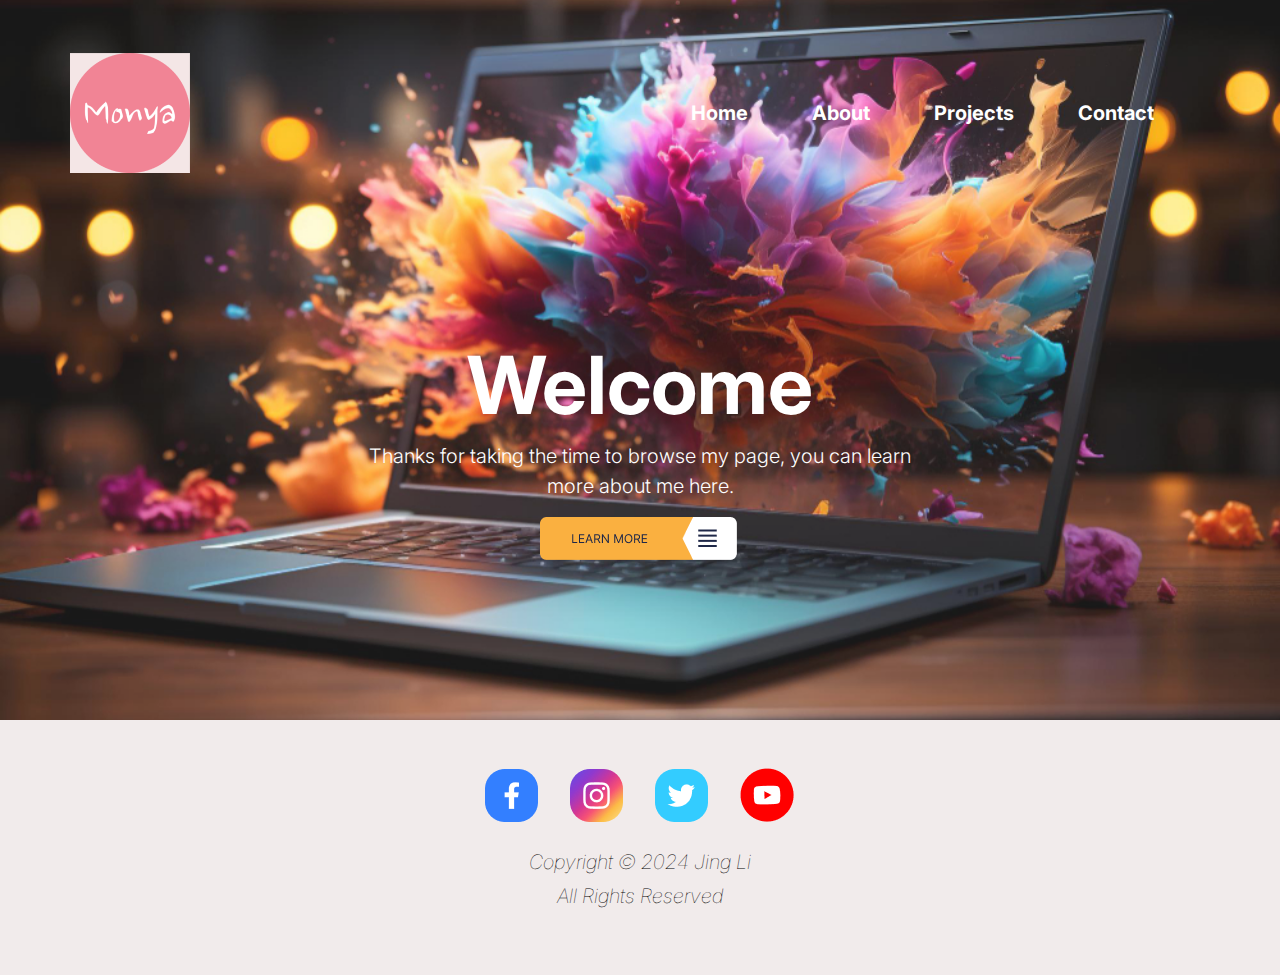
<file: index.html>
<!DOCTYPE html>
<html lang="en">
  <head>
    <meta charset="utf-8">
    <meta name="viewport" content="width=device-width, initial-scale=1">
    <title>Home</title>
    <!-- Bootstrap css -->
    <link href="https://cdn.jsdelivr.net/npm/bootstrap@5.3.3/dist/css/bootstrap.min.css" rel="stylesheet" integrity="sha384-QWTKZyjpPEjISv5WaRU9OFeRpok6YctnYmDr5pNlyT2bRjXh0JMhjY6hW+ALEwIH" crossorigin="anonymous">
    <!-- Icon Css -->
    <link rel="stylesheet" href="https://cdn.jsdelivr.net/npm/bootstrap-icons@1.11.3/font/bootstrap-icons.min.css">
    <!-- Custom Css -->
    <link rel="stylesheet" href="./CSS/main.css">
    <link rel="preconnect" href="https://fonts.googleapis.com">
    <link rel="preconnect" href="https://fonts.gstatic.com" crossorigin>
    <link href="https://fonts.googleapis.com/css2?family=Inter:wght@100..900&display=swap" rel="stylesheet">
  </head>
  <body>
    <div class="banner text-bg-secondary" id="welcome">
        <header>
            <div class="content-container">
                <!-- Navigation -->
                <nav class="navbar navbar-expand-sm navbar-dark bg-transparent me-4 py-5 px-4">
                    <div class="container-xl">
                        <a class="navbar-brand" href="./index.html">
                            <img src="./images/ux-logo.png" alt="monya logo"></a>
                        <button class="navbar-toggler" type="button" data-bs-toggle="collapse" data-bs-target="#navbarSupportedContent" aria-controls="navbarSupportedContent" aria-expanded="false" aria-label="Toggle navigation">
                            <span class="navbar-toggler-icon"></span>
                        </button>

                        <div class="collapse navbar-collapse justify-content-end" id="navbarSupportedContent">
                            <ul class="navbar-nav fs-5 fw-bolder">
                                <li class="nav-item mx-4">
                                    <a class="nav-link active" aria-current="homepage" href="./index.html">Home<span class="sr-only"></span></a>
                                </li>
                                <li class="nav-item mx-4">
                                    <a class="nav-link" href="./about.html">About</a>
                                </li>
                                <li class="nav-item mx-4">
                                    <a class="nav-link" href="./project.html">Projects</a>
                                </li>
                                <li class="nav-item mx-4">
                                    <a class="nav-link" href="./contact.html">Contact</a>
                                </li>
                            </ul>
                        </div>
                    </div>
                </nav>
            </div>
        </header>
        <main class="welcome-container position-absolute top-50 start-50 translate-middle text-center p-5">
            <div class="welcome-section" id="welcomeSection">
                <h1 class="display-1 fw-bold">Welcome</h1>
                <p class="fs-5 fw-light">Thanks for taking the time to browse my page, you can learn more about me here. </p>
                    <a class="main-button border-0" href="#about">
                        <img src="./images/button.png" alt="button image" class="border-0"></a>
            </div>
        </main>
    </div>

    <!-- Footer -->
    <footer>
        <div class="bg-secondary py-5 text-black text-center">
            <div class="d-flex justify-content-center align-items-center">
                <a href="#" class="nav-link mx-3">
                    <img src="./images/Facebook.png" alt="Facebook"></a>
                <a href="#" class="nav-link mx-3">
                    <img src="./images/Instagram.png" alt="Instagram"></a>
                <a href="#" class="nav-link mx-3">
                    <img src="./images/Twitter.png" alt="Twitter"></a>
                <a href="#" class="nav-link mx-3">
                    <img src="./images/youtube.png" alt="YouTube"></a>
            </div>
                </br>
                <p class="mb-1 fs-5 fw-lighter fst-italic">Copyright © 2024 Jing Li</p>
                <p class="fs-5 fw-lighter fst-italic">All Rights Reserved</p>
        </div>
    </footer>

    <!-- Java Script -->
    <script src="https://cdn.jsdelivr.net/npm/bootstrap@5.3.3/dist/js/bootstrap.bundle.min.js" integrity="sha384-YvpcrYf0tY3lHB60NNkmXc5s9fDVZLESaAA55NDzOxhy9GkcIdslK1eN7N6jIeHz" crossorigin="anonymous"></script>
    <script src="https://cdn.jsdelivr.net/npm/@popperjs/core@2.9.3/dist/umd/popper.min.js"></script>
    <script src="https://stackpath.bootstrapcdn.com/bootstrap/4.5.2/js/bootstrap.min.js"></script>
    <script>
        var toggleFlag = 0 // variable to record if show navbar
        document.addEventListener('DOMContentLoaded', (event) => {
            const navbarSupportedContent = document.getElementById('navbarSupportedContent');
            const welcomeSection = document.getElementById('welcomeSection');

            // Function to check and update visibility based on window size
            function updateVisibility() {
                if (window.innerWidth > 575.98) {
                    welcomeSection.classList.remove('invisible');
                } else {
                    if ( toggleFlag == 1 ) {
                        welcomeSection.classList.add('invisible')
                    }
                }
            }

            // Event listeners for collapsing navbar
            navbarSupportedContent.addEventListener('show.bs.collapse', function () {
                welcomeSection.classList.add('invisible');
                toggleFlag = 1;
            });

            navbarSupportedContent.addEventListener('hide.bs.collapse', function () {
                welcomeSection.classList.remove('invisible');
                toggleFlag = 0;
            });

            // Event listener for resizing window
            window.addEventListener('resize', updateVisibility);

            // Initial check on load
            updateVisibility();
        });
    </script>
  </body>
</html>
</file>
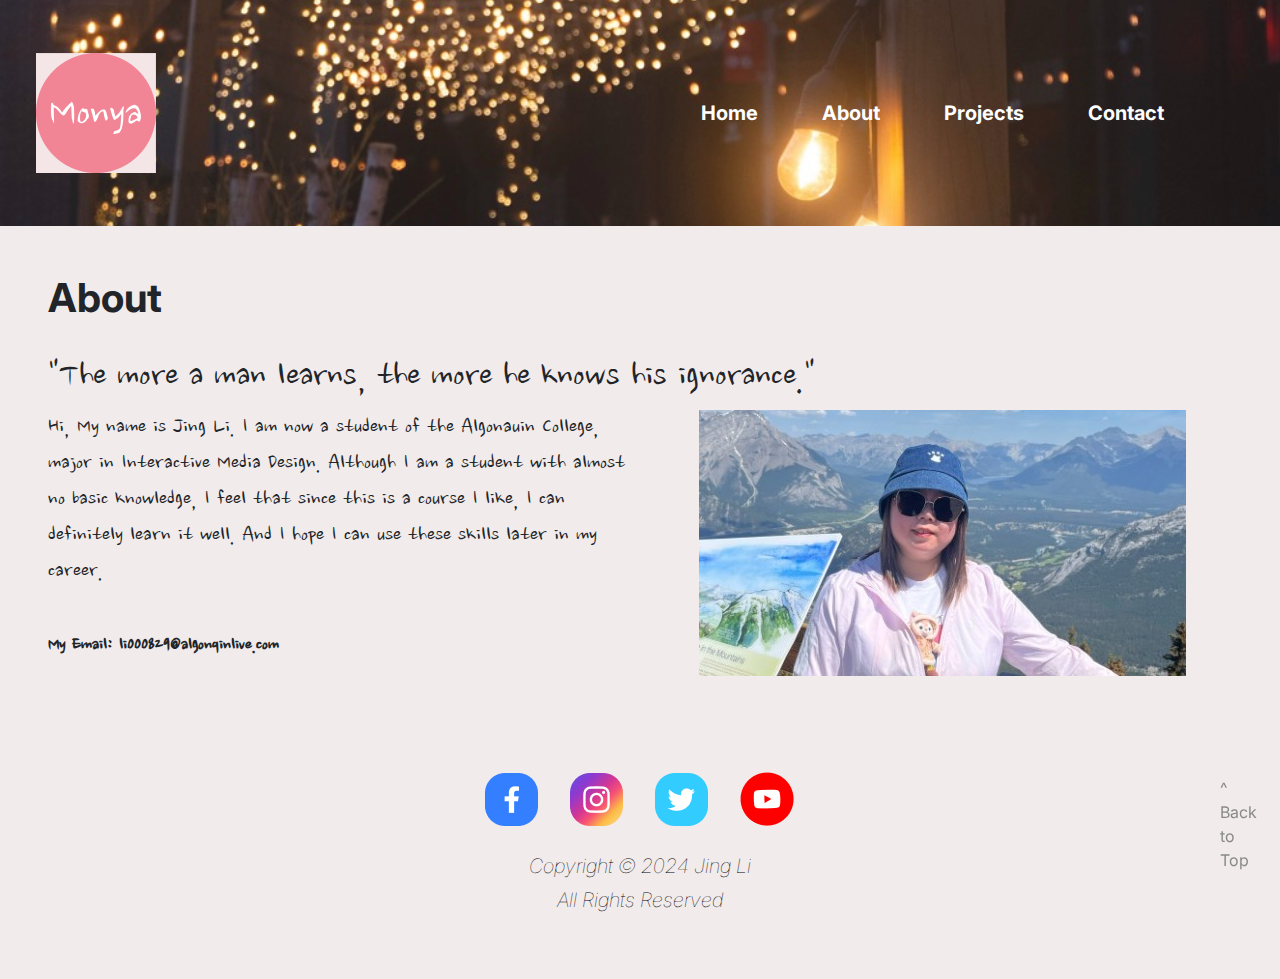
<file: about.html>
<!DOCTYPE html>
<html lang="en">
<head>
    <meta charset="UTF-8">
    <meta name="viewport" content="width=device-width, initial-scale=1.0">
    <title>About</title>
    <!-- Bootstrap css -->
    <link href="https://cdn.jsdelivr.net/npm/bootstrap@5.3.3/dist/css/bootstrap.min.css" rel="stylesheet" integrity="sha384-QWTKZyjpPEjISv5WaRU9OFeRpok6YctnYmDr5pNlyT2bRjXh0JMhjY6hW+ALEwIH" crossorigin="anonymous">
    <!-- Icon Css -->
    <link rel="stylesheet" href="https://cdn.jsdelivr.net/npm/bootstrap-icons@1.11.3/font/bootstrap-icons.min.css">
    <!-- Custom Css -->
    <link rel="stylesheet" href="./CSS/style.css">
    <link rel="preconnect" href="https://fonts.googleapis.com">
    <link rel="preconnect" href="https://fonts.gstatic.com" crossorigin>
    <link href="https://fonts.googleapis.com/css2?family=Inter:wght@100..900&display=swap" 
    rel="stylesheet">
    <link rel="preconnect" href="https://fonts.googleapis.com">
    <link rel="preconnect" href="https://fonts.gstatic.com" crossorigin>
    <link href="https://fonts.googleapis.com/css2?family=Nanum+Brush+Script&display=swap" rel="stylesheet">
</head>
<body>
    <header>
        <nav class="navbar navbar-expand-sm navbar-dark bg-body-tertiary bg-transparent me-4 py-5 px-4 container-fluid navbar-custom text-white">
            <div class="container-fluid">
                <a class="navbar-brand" href="./index.html">
                    <img src="./images/ux-logo.png" alt="monya logo"></a>
                <button class="navbar-toggler" type="button" data-bs-toggle="collapse" data-bs-target="#navbarSupportedContent" aria-controls="navbarSupportedContent" aria-expanded="false" aria-label="Toggle navigation">
                    <span class="navbar-toggler-icon"></span>
                </button>
        
                <div class="collapse navbar-collapse justify-content-lg-end me-5" id="navbarSupportedContent">
                    <ul class="navbar-nav fs-5 fw-bolder justify-content-center justify-content-lg-end ">
                        <li class="nav-item mx-4">
                            <a class="nav-link" href="./index.html">Home</a>
                        </li>
                        <li class="nav-item mx-4">
                            <a class="nav-link active" aria-current="about" href="./about.html">About<span class="sr-only"></span></a>
                        </li>
                        <li class="nav-item mx-4">
                            <a class="nav-link" href="./project.html">Projects</a>
                        </li>
                        <li class="nav-item mx-4">
                            <a class="nav-link" href="./contact.html">Contact</a>
                        </li>
                    </ul>
                </div>
            </div>
        </nav>
    </header>
    <main>
        <div class="content-container p-5 bg-secondary">
            <section>
                <h1><b>About</b></h1>
                </br>
                <h3 class="display-6">"The more a man learns, the more he knows his ignorance."</h3>
            </section>
            <div class="aboutme row">
                <div class="col">
                <p class="about-content fs-4">
                    Hi, My name is Jing Li. I am now a student of the Algonauin College, major in Interactive Media Design. Although I am a student with almost no basic knowledge, I feel that since this is a course I like, I can definitely learn it well. And I hope I can use these skills later in my career. </p>
                </br>
                <p class="about-content fs-5 fw-semibold">
                    My Email: li000829@algonqinlive.com 
                </p>
                </div>
                <div class="col text-center">
                    <a><img src="./images/Aboutpage-487_x_266.jpg" class="custom-img" alt="aboutimage"></a>
                </div>
            </div>
        </div>
    </main>
    <footer>
        <div class="bg-secondary py-5 text-black text-center">
            <div class="d-flex justify-content-center align-items-center">
                <a href="#" class="nav-link mx-3">
                    <img src="./images/Facebook.png" alt="Facebook"></a>
                <a href="#" class="nav-link mx-3">
                    <img src="./images/Instagram.png" alt="Instagram"></a>
                <a href="#" class="nav-link mx-3">
                    <img src="./images/Twitter.png" alt="Twitter"></a>
                <a href="#" class="nav-link mx-3">
                    <img src="./images/youtube.png" alt="YouTube"></a>
            </div>
                </br>
                <p class="mb-1 fs-5 fw-lighter fst-italic">Copyright © 2024 Jing Li</p>
                <p class="fs-5 fw-lighter fst-italic">All Rights Reserved</p>
        </div>
    </footer>
    <!-- Add back to top -->
        <div class="bottomcontainer">
            <a href="#" aria-current="back-to-top" class="back-to-top text-dark fs-6 text-opacity-50" style="position: fixed; bottom: 20px; right: 20px; text-decoration: none;">
                ^ Back to Top</a>
        </div>

    <!-- Java Script -->
    <script src="https://cdn.jsdelivr.net/npm/bootstrap@5.3.3/dist/js/bootstrap.bundle.min.js" integrity="sha384-YvpcrYf0tY3lHB60NNkmXc5s9fDVZLESaAA55NDzOxhy9GkcIdslK1eN7N6jIeHz" crossorigin="anonymous"></script>
    <script src="https://cdn.jsdelivr.net/npm/@popperjs/core@2.9.3/dist/umd/popper.min.js"></script>
    <script src="https://stackpath.bootstrapcdn.com/bootstrap/4.5.2/js/bootstrap.min.js"></script>

</body>
</html>
</file>
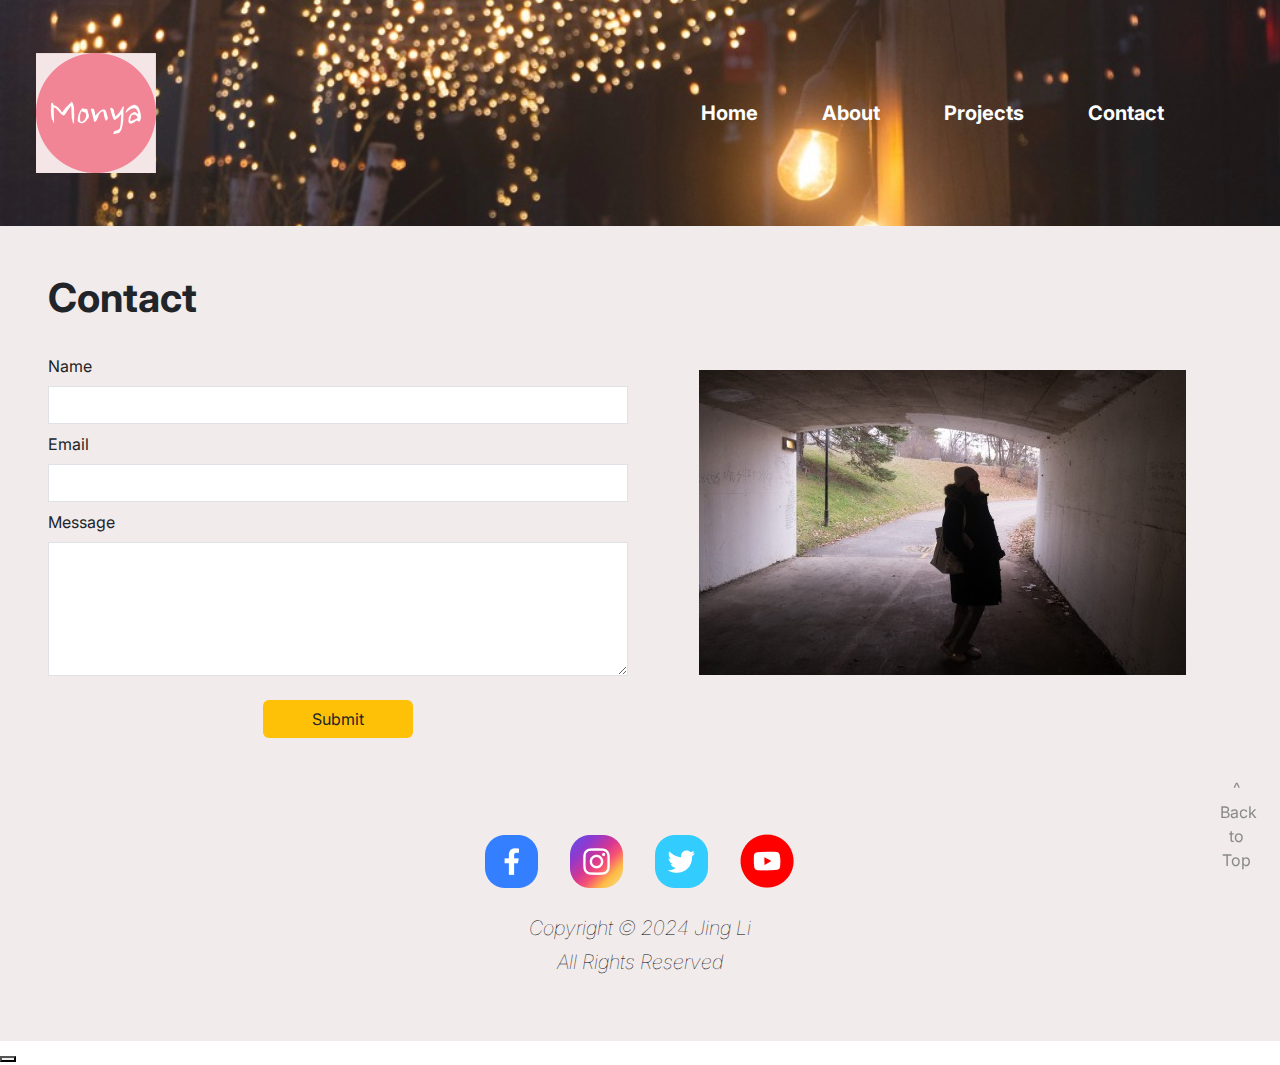
<file: contact.html>
<!DOCTYPE html>
<html lang="en">
<head>
    <meta charset="UTF-8">
    <meta name="viewport" content="width=device-width, initial-scale=1.0">
    <title>Contact</title>
    <!-- Bootstrap css -->
    <link href="https://cdn.jsdelivr.net/npm/bootstrap@5.3.3/dist/css/bootstrap.min.css" rel="stylesheet" integrity="sha384-QWTKZyjpPEjISv5WaRU9OFeRpok6YctnYmDr5pNlyT2bRjXh0JMhjY6hW+ALEwIH" crossorigin="anonymous">
    <!-- Icon Css -->
    <link rel="stylesheet" href="https://cdn.jsdelivr.net/npm/bootstrap-icons@1.11.3/font/bootstrap-icons.min.css">
    <!-- Custom Css -->
    <link rel="stylesheet" href="./CSS/contact.css">
    <link rel="preconnect" href="https://fonts.googleapis.com">
    <link rel="preconnect" href="https://fonts.gstatic.com" crossorigin>
    <link href="https://fonts.googleapis.com/css2?family=Inter:wght@100..900&display=swap" 
    rel="stylesheet">
</head>
<body>
    <header>
        <nav class="navbar navbar-expand-sm navbar-dark bg-body-tertiary bg-transparent me-4 py-5 px-4 container-fluid navbar-custom text-white">
            <div class="container-fluid">
                <a class="navbar-brand" href="./index.html">
                    <img src="./images/ux-logo.png" alt="monya logo"></a>
                <button class="navbar-toggler" type="button" data-bs-toggle="collapse" data-bs-target="#navbarSupportedContent" aria-controls="navbarSupportedContent" aria-expanded="false" aria-label="Toggle navigation">
                    <span class="navbar-toggler-icon"></span>
                </button>
        
                <div class="collapse navbar-collapse justify-content-lg-end me-5" id="navbarSupportedContent">
                    <ul class="navbar-nav fs-5 fw-bolder justify-content-center justify-content-lg-end ">
                        <li class="nav-item mx-4">
                            <a class="nav-link" href="./index.html">Home</a>
                        </li>
                        <li class="nav-item mx-4">
                            <a class="nav-link" href="./about.html">About</a>
                        </li>
                        <li class="nav-item mx-4">
                            <a class="nav-link" href="./project.html">Projects</a>
                        </li>
                        <li class="nav-item mx-4">
                            <a class="nav-link active" aria-current="contact" href="./contact.html">Contact<span class="sr-only"></span></a>
                        </li>
                    </ul>
                </div>
            </div>
        </nav>
    </header>
    <main>
        <div class="content-container p-5 bg-secondary">
                <h1><b>Contact</b></h1>
                </br>
            <section class="contactme row">
                <div class="col-lg-6 col-md-12">
                    <form>
                        <div class="mb-2">
                          <label for="username" class="form-label">Name</label>
                          <input type="text" class="form-control rounded-0" id="username"> 
                        </div>
                        <div class="mb-2">
                            <label for="username" class="form-label">Email</label>
                            <input type="email" class="form-control rounded-0" id="email"> 
                          </div>
                          <div class="mb-2">
                            <label for="username" class="form-label">Message</label>
                            <textarea type="text" class="form-control rounded-0" cols="30" rows="5" id="message"></textarea>
                          </div>
                          <div class="d-flex flex-column align-items-center">
                            <button type="submit" class="bg-warning btn btn-bold-warning text-dark px-5 mt-3">Submit</button>
                          </div>
                    </form>
                </div>
                <div class="col-lg-6 col-md-12 pt-3 text-center">
                    <a><img src="./images/contact.jpg" class="custom-img" alt="contactimage"></a>
                </div>
            </section>
        </div>
    </main>
    <footer>
        <div class="bg-secondary py-5 text-black text-center">
            <div class="d-flex justify-content-center align-items-center">
                <a href="#" class="nav-link mx-3">
                    <img src="./images/Facebook.png" alt="Facebook"></a>
                <a href="#" class="nav-link mx-3">
                    <img src="./images/Instagram.png" alt="Instagram"></a>
                <a href="#" class="nav-link mx-3">
                    <img src="./images/Twitter.png" alt="Twitter"></a>
                <a href="#" class="nav-link mx-3">
                    <img src="./images/youtube.png" alt="YouTube"></a>
            </div>
                </br>
                <p class="mb-1 fs-5 fw-lighter fst-italic">Copyright © 2024 Jing Li</p>
                <p class="fs-5 fw-lighter fst-italic">All Rights Reserved</p>
        </div>
    </footer>
    <!-- Add back to top button -->
    <button>
        <div class="bottomcontainer">
            <a href="#" aria-current="back-to-top" class="back-to-top text-dark fs-6 text-opacity-50" style="position: fixed; bottom: 20px; right: 20px; text-decoration: none;">
                ^ Back to Top</a>
        </div>
    </button> 

    <!-- Java Script -->
    <script src="https://cdn.jsdelivr.net/npm/bootstrap@5.3.3/dist/js/bootstrap.bundle.min.js" integrity="sha384-YvpcrYf0tY3lHB60NNkmXc5s9fDVZLESaAA55NDzOxhy9GkcIdslK1eN7N6jIeHz" crossorigin="anonymous"></script>
    <script src="https://cdn.jsdelivr.net/npm/@popperjs/core@2.9.3/dist/umd/popper.min.js"></script>
    <script src="https://stackpath.bootstrapcdn.com/bootstrap/4.5.2/js/bootstrap.min.js"></script>

</body>
</html>
</file>
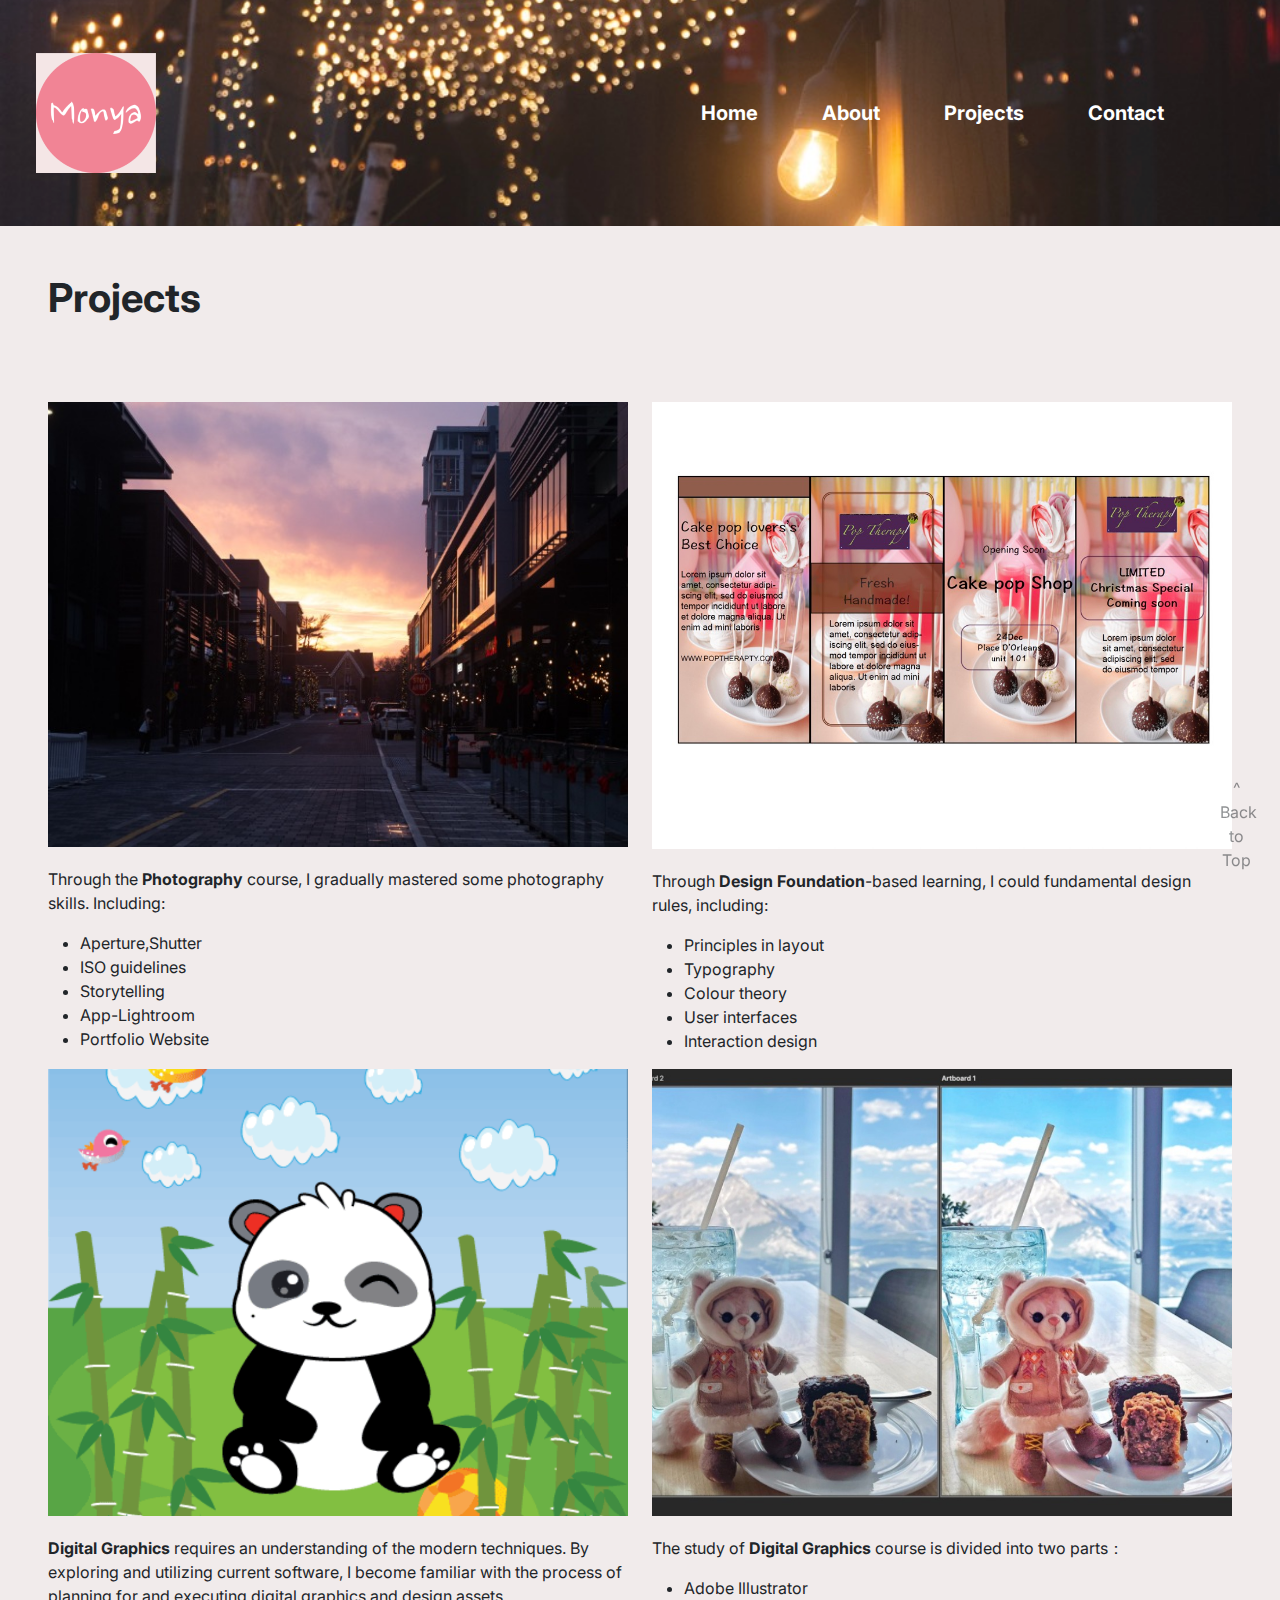
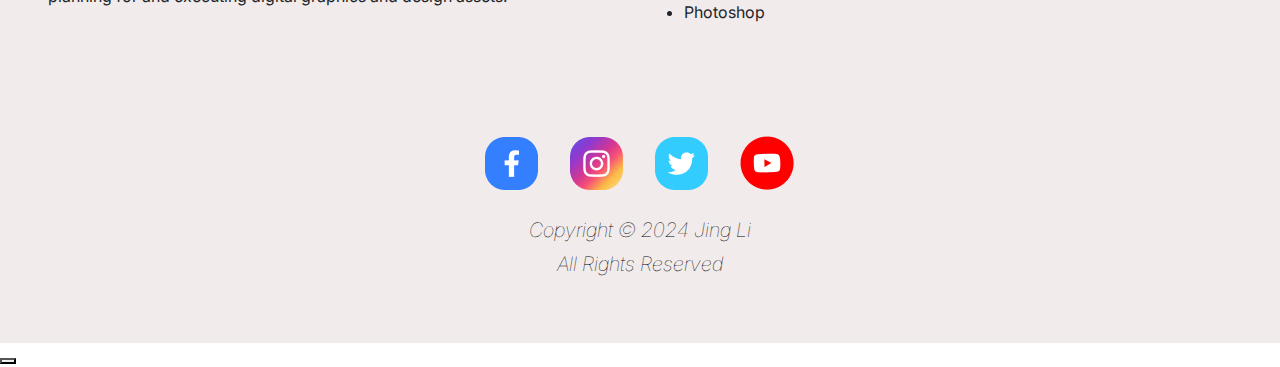
<file: project.html>
<!DOCTYPE html>
<html lang="en">
<head>
    <meta charset="UTF-8">
    <meta name="viewport" content="width=device-width, initial-scale=1.0">
    <title>Project</title>
    <!-- Bootstrap css -->
    <link href="https://cdn.jsdelivr.net/npm/bootstrap@5.3.3/dist/css/bootstrap.min.css" rel="stylesheet" integrity="sha384-QWTKZyjpPEjISv5WaRU9OFeRpok6YctnYmDr5pNlyT2bRjXh0JMhjY6hW+ALEwIH" crossorigin="anonymous">
    <!-- Icon Css -->
    <link rel="stylesheet" href="https://cdn.jsdelivr.net/npm/bootstrap-icons@1.11.3/font/bootstrap-icons.min.css">
    <!-- Custom Css -->
    <link rel="stylesheet" href="./CSS/style.css">
    <link rel="preconnect" href="https://fonts.googleapis.com">
    <link rel="preconnect" href="https://fonts.gstatic.com" crossorigin>
    <link href="https://fonts.googleapis.com/css2?family=Inter:wght@100..900&display=swap" 
    rel="stylesheet">
</head>
<body>
    <header>
        <nav class="navbar navbar-expand-sm navbar-dark bg-body-tertiary bg-transparent me-4 py-5 px-4 container-fluid navbar-custom text-white">
            <div class="container-fluid">
                <a class="navbar-brand" href="./index.html">
                    <img src="./images/ux-logo.png" alt="monya logo"></a>
                <button class="navbar-toggler" type="button" data-bs-toggle="collapse" data-bs-target="#navbarSupportedContent" aria-controls="navbarSupportedContent" aria-expanded="false" aria-label="Toggle navigation">
                    <span class="navbar-toggler-icon"></span>
                </button>
        
                <div class="collapse navbar-collapse justify-content-lg-end me-5" id="navbarSupportedContent">
                    <ul class="navbar-nav fs-5 fw-bolder justify-content-center justify-content-lg-end ">
                        <li class="nav-item mx-4">
                            <a class="nav-link" href="./index.html">Home</a>
                        </li>
                        <li class="nav-item mx-4">
                            <a class="nav-link" href="./about.html">About</a>
                        </li>
                        <li class="nav-item mx-4">
                            <a class="nav-link active" aria-current="projects" href="./project.html">Projects<span class="sr-only"></span></a>
                        </li>
                        <li class="nav-item mx-4">
                            <a class="nav-link" href="./contact.html">Contact</a>
                        </li>
                    </ul>
                </div>
            </div>
        </nav>
    </header>
    <main>
        <div class="content-container p-5 bg-secondary">
                <h1><b>Projects</b></h1>
                </br>
            <section class="row mt-5">
                <div class="col-md-6 custom-section">
                    <img src="./images/Project-1.jpg" alt="Photography" class="projects-img">
                    <div class="custom-text">
                        <p>Through the <b>Photography</b> course, I gradually mastered some photography skills. Including:</p>
                        <ul>
                            <li>Aperture,Shutter</li>
                            <li>ISO guidelines</li>
                            <li>Storytelling</li>
                            <li>App-Lightroom</li>
                            <li>Portfolio Website</li>
                        </ul>
                    </div>
                </div>
                <div class="col-md-6 custom-section">
                    <img src="./images/project-2.jpg" alt="Photography" class="projects-img">
                    <div class="custom-text">
                        <p>Through <b>Design Foundation</b>-based learning, I could fundamental design rules, including:</p>
                        <ul>
                            <li>Principles in layout</li>
                            <li>Typography</li>
                            <li>Colour theory</li>
                            <li>User interfaces</li>
                            <li>Interaction design</li>
                        </ul>
                    </div>
                </div>
                <div class="col-md-6 custom-section">
                    <img src="./images/project-3-1.png" alt="Photography" class="projects-img">
                    <div class="custom-text">
                        <p><b>Digital Graphics</b> requires an understanding of the modern techniques. By exploring and utilizing current software, I become familiar with the process of planning for and executing digital graphics and design assets.  </p>
                    </div>
                </div>
                <div class="col-md-6 custom-section">
                    <img src="./images/project-3-2.jpg" alt="Photography" class="projects-img">
                    <div class="custom-text">
                        <p>The study of <b>Digital Graphics</b> course is divided into two parts：</p>
                        <ul>
                            <li>Adobe Illustrator</li>
                            <li>Photoshop</li>
                        </ul>
                    </div>
                </div>
                
            </section>
        </div>
    </main>
    <footer>
        <div class="bg-secondary py-5 text-black text-center">
            <div class="d-flex justify-content-center align-items-center">
                <a href="#" class="nav-link mx-3">
                    <img src="./images/Facebook.png" alt="Facebook"></a>
                <a href="#" class="nav-link mx-3">
                    <img src="./images/Instagram.png" alt="Instagram"></a>
                <a href="#" class="nav-link mx-3">
                    <img src="./images/Twitter.png" alt="Twitter"></a>
                <a href="#" class="nav-link mx-3">
                    <img src="./images/youtube.png" alt="YouTube"></a>
            </div>
                </br>
                <p class="mb-1 fs-5 fw-lighter fst-italic">Copyright © 2024 Jing Li</p>
                <p class="fs-5 fw-lighter fst-italic">All Rights Reserved</p>
        </div>
    </footer>
    <!-- Add back to top button -->
    <button>
        <div class="bottomcontainer">
            <a href="#" aria-current="back-to-top" class="back-to-top text-dark fs-6 text-opacity-50" style="position: fixed; bottom: 20px; right: 20px; text-decoration: none;">
                ^ Back to Top</a>
        </div>
    </button> 

    <!-- Java Script -->
    <script src="https://cdn.jsdelivr.net/npm/bootstrap@5.3.3/dist/js/bootstrap.bundle.min.js" integrity="sha384-YvpcrYf0tY3lHB60NNkmXc5s9fDVZLESaAA55NDzOxhy9GkcIdslK1eN7N6jIeHz" crossorigin="anonymous"></script>
    <script src="https://cdn.jsdelivr.net/npm/@popperjs/core@2.9.3/dist/umd/popper.min.js"></script>
    <script src="https://stackpath.bootstrapcdn.com/bootstrap/4.5.2/js/bootstrap.min.js"></script>

</body>
</html>
</file>
<file: CSS/main.css>
body, html {
    height: 100%;
    margin: 0;
    font-family: "Inter", sans-serif;
}


/* Background image */
.banner {
    background: url(../images/banner.jpg) no-repeat center;
    background-size: cover;
    z-index: -1;
    height: 80%;
    opacity: 90%;
}


:root {
    --bs-primary: white;
    --bs-secondary: #F1EBEB;
    --bs-secondary-rgb: 241,235,235;
    --bs-dark: rgb(7,7,7);
}

.navbar-nav .nav-link{
    color: var(--bs-primary);
}

/* navbar-nav .nav-item .active */
/* navbar-nav .active */
.navbar-nav .nav-link:hover,
.navbar-nav .nav-link:focus,
.navbar-nav .nav-link:active {
    background-color: rgb(252,187,69);;
    color: var(--bs-primary);
    text-decoration: underline;
}

.invisible { 
    display: none; 
}

/* hidden main content under 576px */
@media (max-width: 575.98px) {
    .navbar-nav {
      display: flex;
      flex-direction: column;
      align-items: center;
    }
    .nav-item {
        margin-bottom: 30px;
        margin-top: 30px;
    }
  }
</file>
<file: CSS/style.css>
body, html {
    height: 100%;
    margin: 0;
    font-family: "Inter", sans-serif;
}

/* custom CSS for background image in navbar */
.navbar-custom {
    background-image: url(../images/navbarbanner.jpg);
    background-size: cover;
    background-position: center;
    opacity: 90%;
}

:root {
    --bs-primary: white;
    --bs-secondary: #F1EBEB;
    --bs-secondary-rgb: 241,235,235;
    --bs-dark: rgb(7,7,7);
}

.navbar-nav .nav-link{
    color: var(--bs-primary);
}

/* navbar-nav .nav-item .active */
/* navbar-nav .active */
.navbar-nav .nav-link:hover,
.navbar-nav .nav-link:focus,
.navbar-nav .nav-link:active {
    background-color: rgb(252,187,69);;
    color: var(--bs-primary);
    text-decoration: underline;
}

/* different font size in About page */
h3{
    font-family: "Nanum Brush Script", cursive;
    font-weight: 400;
    font-style: normal; 
}

.about-content {
    font-family: "Nanum Brush Script", cursive;
    font-weight: 400;
    font-style: normal; 
}

/* change image size for different media */
@media (min-width: 576px)and (max-width: 991px) {
    .custom-img {
      width: 300px; 
      height: 300px;
      object-fit: cover;
    }
    .navbar-collapse {
        display:none;
    }
  }

  @media (max-width:575.98px) {
    .custom-img {
        width: 300px; 
        height: 300px;
        object-fit: cover;
      }
    .aboutme {
        display: block;
        width: 100%;
      }
    .navbar-nav {
        display: flex;
        flex-direction: column;
        align-items: center;
      }
  }

  /* style back to top button */
  .back-to-top {
    position: fixed;
    bottom: 1rem; 
    right: 1rem; 
    padding: 0.5rem; 
    border-radius: 0.25rem;
    font-size: 0.875rem;
    line-height: 1.5; 
    width: 3rem; 
    transition: opacity 0.3s ease;
    z-index: 1050; 
  }

  /* Project Page CSS */
  .projects-img {
    width: 100%; /* 使图像响应式 */
    height: auto;
    margin-bottom: 20px;
  }
</file>
<file: CSS/contact.css>
body, html {
    height: 100%;
    margin: 0;
    font-family: "Inter", sans-serif;
}

/* custom CSS for background image in navbar and button */
.navbar-custom {
    background-image: url(../images/navbarbanner.jpg);
    background-size: cover;
    background-position: center;
    opacity: 90%;
}

:root {
    --bs-primary: white;
    --bs-primary-rgb: 255,255,255;
    --bs-secondary: #F1EBEB;
    --bs-secondary-rgb: 241,235,235;
    --bs-warning:#FAA82C;
    --bs-warning: 250,168,44;
    --bs-dark: rgb(7,7,7);
}

.btn-warning {
    --bs-btn-bg: var(--bs-warning);
    --bs-btn-border-color: var(--bs-warning);
    --bs-btn-hover-bg: var(--bs-warning);
}


.navbar-nav .nav-link{
    color: var(--bs-primary);
}

/* navbar-nav .nav-item .active */
/* navbar-nav .active */
.navbar-nav .nav-link:hover,
.navbar-nav .nav-link:focus,
.navbar-nav .nav-link:active {
    background-color: rgb(252,187,69);;
    color: var(--bs-primary);
    text-decoration: underline;
}

/* change image size for different media */
@media (min-width: 576px)and (max-width: 991px) {
    .custom-img {
      object-fit: cover;
      margin-top: 3rem;
    }
    .navbar-collapse {
        display:none;
    }
  }

  @media (max-width:575.98px) {
    .custom-img {
        display: none;
      }

    .navbar-nav {
        display: flex;
        flex-direction: column;
        align-items: center;
      }
  }

  /* style back to top button */
  .back-to-top {
    position: fixed;
    bottom: 1rem; 
    right: 1rem; 
    padding: 0.5rem; 
    border-radius: 0.25rem;
    font-size: 0.875rem;
    line-height: 1.5; 
    width: 3rem; 
    transition: opacity 0.3s ease;
    z-index: 1050; 
  }
</file>
